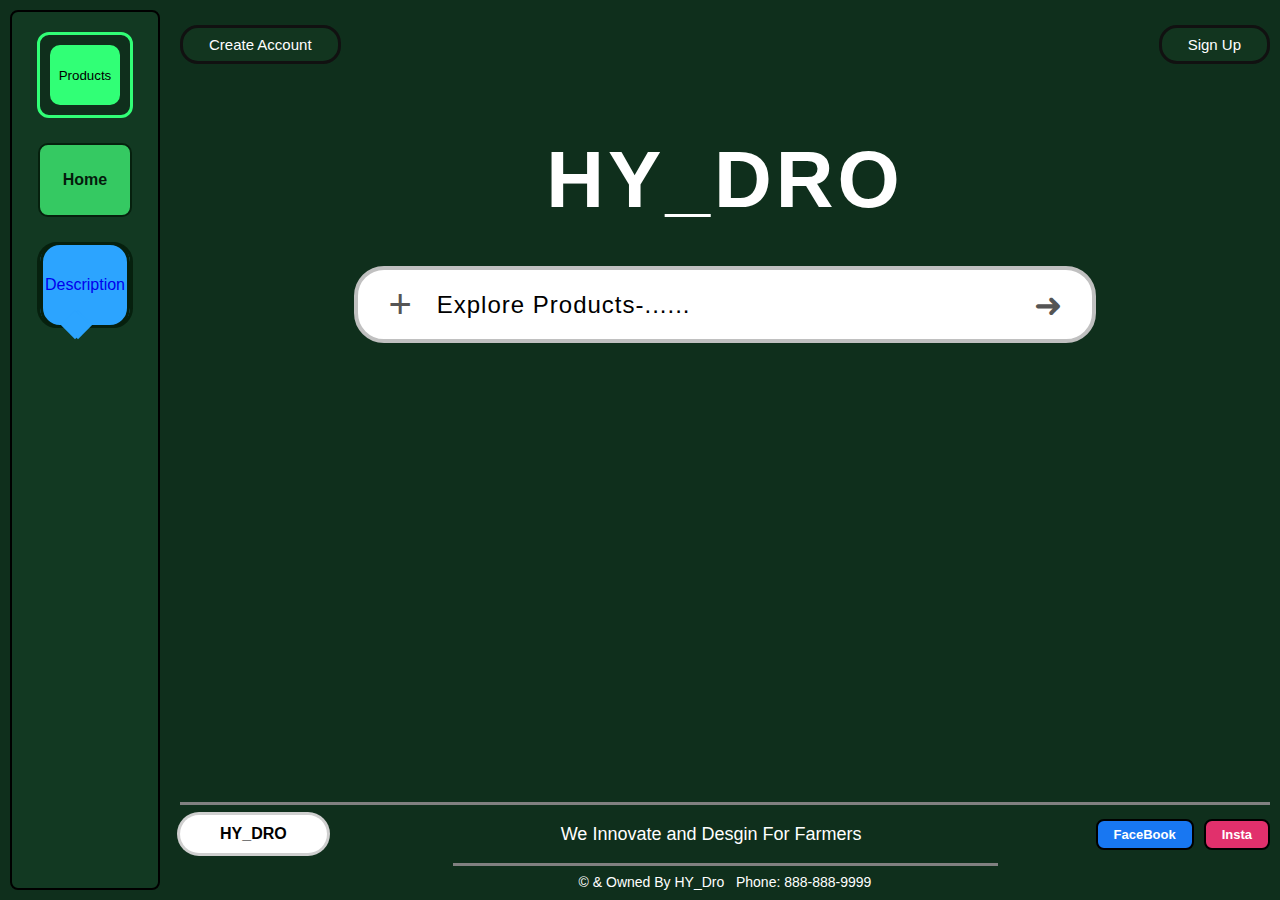
<file: Index.html>
<!DOCTYPE html>
<html lang="en">
<head>
  <meta charset="UTF-8">
  <title>HY_DRO – Home</title>

    <link rel="stylesheet" href="../CSS/Home.css">
</head>

<body>
<div class="main-panel">

  <!-- left side bar -->
  <div class="sidebar">

    <div class="arrow-box">
      <div class="arrow-inner">
    <a href="ProductDec.html"  style="text-decoration: none;" class="arrow-btn"><span style=" display: flex; ; font-size: smaller; font-weight: normal; color:black;">Products</span></a>


      </div>
    </div>

    <div class="home-btn">Home</div>

    <div class="chat-box" style="display: flex; align-items: center; justify-content: center; text-decoration: none;"><a  style="text-decoration: none; display: flex; align-items: center; justify-content: center; text-align: center;" href="Description.html" class="chat-box">Description</a>
</div>
  </div>

  <!-- right content area -->
  <div class="content-area">

    <!-- top buttons -->
    <div class="top-buttons">
      <div class="top-btn">Create Account</div>
      <div class="top-btn">Sign Up</div>
    </div>

    <!-- big title -->
    <div class="big-title">HY_DRO</div>

    <!-- explore products bar -->
    <div class="search-wrapper">
      <div class="search-bar">
        <div class="search-plus">+</div>
        <div class="search-text">Explore Products-......</div>
        <div class="search-arrow">➜</div>
      </div>
    </div>

    <!-- footer -->
    <div class="footer">
      <div class="footer-line-top"></div>

      <div class="footer-main-row">
        <div class="footer-left">
          <div class="logo-pill">HY_DRO</div>
        </div>

        <div class="tagline">We Innovate and Desgin For Farmers</div>

        <div class="social-buttons">
          <a href="#" class="social-btn fb">FaceBook</a>
          <a href="#" class="social-btn insta">Insta</a>
        </div>
      </div>

      <div class="footer-line-bottom"></div>

      <div class="footer-bottom-text">
        © &amp; Owned By HY_Dro&nbsp;&nbsp; Phone: 888-888-9999
      </div>
    </div>

  </div>

</div>
</body>
</html>
</file>
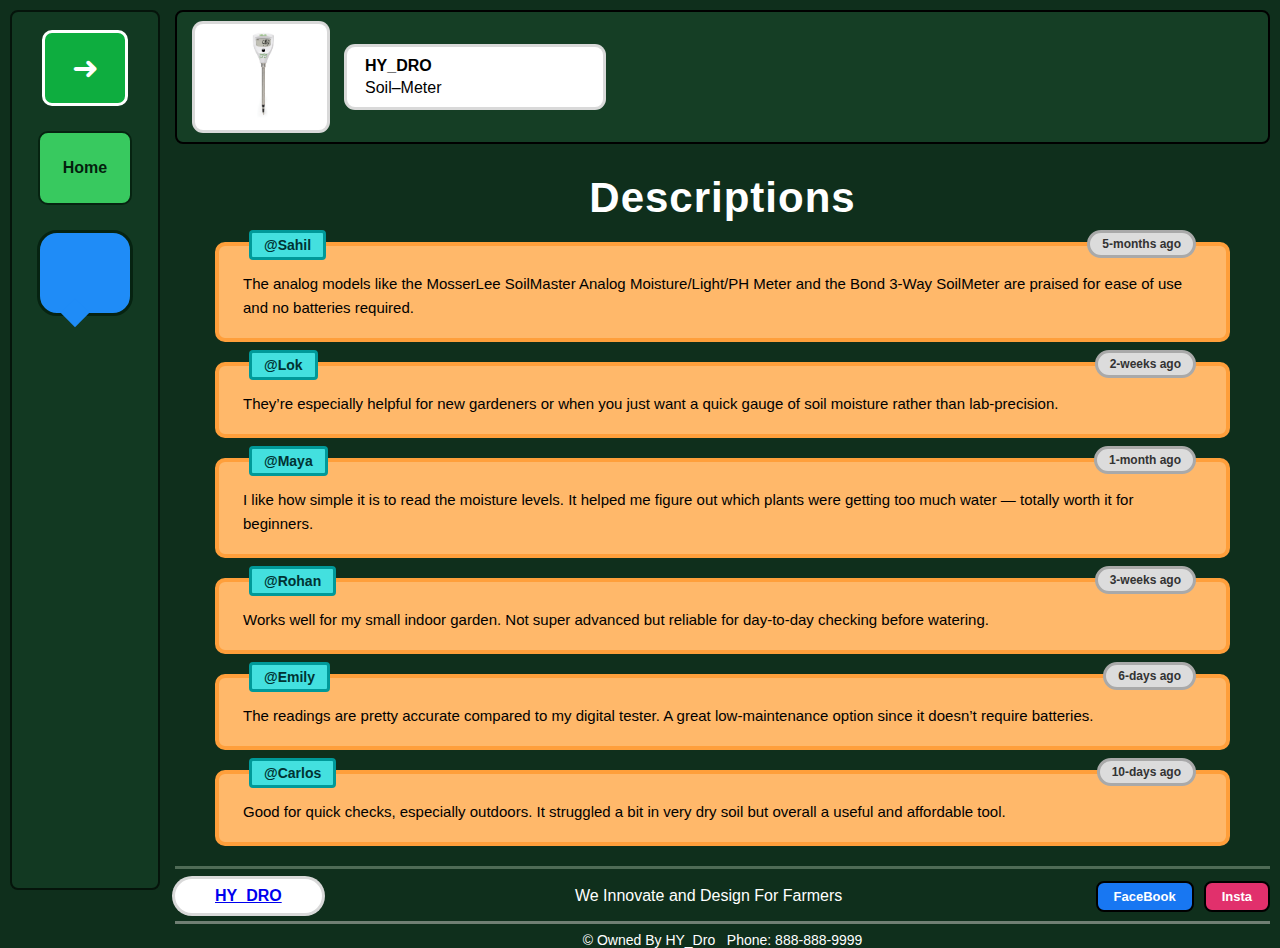
<file: HTML/Description.html>
<!DOCTYPE html>
<html lang="en">
<head>
  <meta charset="UTF-8">
  <title>HY_DRO – Descriptions</title>
    <link rel="stylesheet" href="../CSS/Description.css">
   
</head>

<body>
<div class="main-panel">

  <!-- left sidebar -->
  <div class="sidebar">

    <a class="btn-arrow"><span>➜</span></a>

    <a href="Home.html" style="text-decoration: none;" class="btn-home">Home</a>

    <div class="btn-chat"></div> 
  </div>

  <!-- right content -->
  <div class="content-area">

    <!-- Top strip with small image + HY_DRO title -->
    <div class="top-strip">
      <div class="small-image-frame">

        <img src="../Picture/2a.png" alt="Soil meter">
      </div>

      <div class="small-text-box">
        <strong>HY_DRO</strong>
        Soil–Meter
      </div>
    </div>

    <!-- Big centered heading -->
    <div class="page-title">Descriptions</div>

    <!-- Orange review cards -->
    <div class="cards-area">

      <!-- Card 1 -->
      <div class="review-card">
        <div class="name-tag">@Sahil</div>
        <div class="time-tag">5-months ago</div>

        <div class="review-text">
          The analog models like the MosserLee SoilMaster Analog Moisture/Light/PH Meter and
          the Bond 3-Way SoilMeter are praised for ease of use and no batteries required.
        </div>
      </div>

      <!-- Card 2 -->
      <div class="review-card">
        <div class="name-tag">@Lok</div>
        <div class="time-tag">2-weeks ago</div>

        <div class="review-text">
          They’re especially helpful for new gardeners or when you just want a quick gauge of
          soil moisture rather than lab-precision.
        </div>
      </div>
      <!-- Card 3 -->
      <div class="review-card">
        <div class="name-tag">@Maya</div>
        <div class="time-tag">1-month ago</div>

        <div class="review-text">
          I like how simple it is to read the moisture levels. It helped me figure out
          which plants were getting too much water — totally worth it for beginners.
        </div>
      </div>

      <!-- Card 4 -->
      <div class="review-card">
        <div class="name-tag">@Rohan</div>
        <div class="time-tag">3-weeks ago</div>

        <div class="review-text">
          Works well for my small indoor garden. Not super advanced but reliable for
          day-to-day checking before watering.
        </div>
      </div>
          <!-- Card 5 -->
    <div class="review-card">
      <div class="name-tag">@Emily</div>
      <div class="time-tag">6-days ago</div>

      <div class="review-text">
        The readings are pretty accurate compared to my digital tester. A great
        low-maintenance option since it doesn’t require batteries.
      </div>
    </div>
          <!-- Card 6 -->
      <div class="review-card">
        <div class="name-tag">@Carlos</div>
        <div class="time-tag">10-days ago</div>

        <div class="review-text">
          Good for quick checks, especially outdoors. It struggled a bit in very dry
          soil but overall a useful and affordable tool.
        </div>
      </div>





    </div>

    <!-- Footer -->
    <div class="footer">
      <div class="footer-top">
        <div class="logo-pill"><a href="Home.html">HY_DRO</a></div>

        <div class="tagline">We Innovate and Design For Farmers</div>

        <div class="social-buttons">
          <a href="#" class="social-btn facebook">FaceBook</a>
          <a href="#" class="social-btn insta">Insta</a>
        </div>
      </div>

      <div class="footer-line"></div>

      <div class="footer-bottom">
        <div class="owner-text">
          © Owned By HY_Dro &nbsp; Phone: 888-888-9999
        </div>
      </div>
    </div>

  </div>

</div>
</body>
</html>
</file>
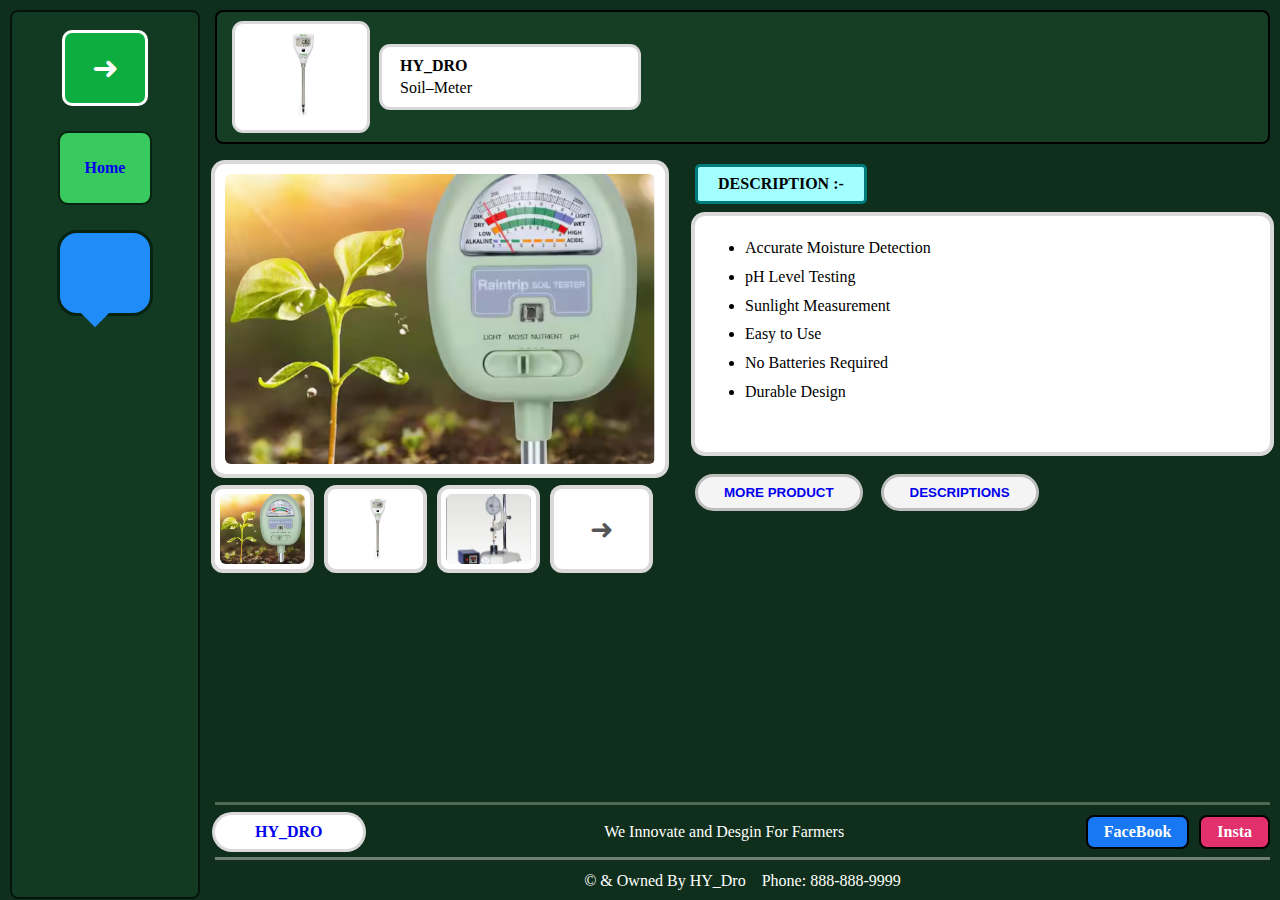
<file: HTML/ProductDec.html>
<!DOCTYPE html>
<html lang="en">
<head>
  <meta charset="UTF-8">
  <title>HY_DRO Soil Meter</title>

  
  <link rel="stylesheet" href="../CSS/ProductDec.css">
</head>
<body>
<div class="outer-frame">

  <div class="main-panel">

    <!-- left vertical panel -->
    <div class="sidebar">
      <div class="btn-arrow"><span>➜</span></div>
      <div class="btn-home"><a  style="text-decoration: none;" href="Home.html"><span style="text-decoration: none;">Home</span></a></div>
      <div class="btn-chat"></div>
    </div>

    <!-- right content area-->
    <div class="content-area">

      <!--top with small image and title -->
      <div class="top-strip">
        <div class="small-card">
          <div class="small-image-frame">
            <!-- small product image -->
            <img src="../Picture/2a.png" alt="Small soil meter">
          </div>

          <div class="small-text-box">
            <strong>HY_DRO</strong>
            Soil–Meter
          </div>
        </div>
      </div>

      <!-- big image and description -->
      <div class="middle-row">

        <!-- left col -  big image + description -->
        <div class="left-product-column">

          <div class="big-image-frame">
            <!-- main product photo -->
            <img src="../Picture/3a.png" alt="HY_DRO Soil Meter">
          </div>

          <!-- four white boxes directly under big picture -->
          <div class="thumb-row">
            <div class="thumb-box">
              <img src="../Picture/3a.png" alt="thumb 1">
            </div>
            <div class="thumb-box">
              <img src="../Picture/2a.png" alt="thumb 2">
            </div>
            <div class="thumb-box">
              <img src="../Picture/4a.png" alt="thumb 3">
            </div>
            <div class="thumb-box">
              <span class="thumb-arrow">➜</span>
            </div>
          </div>
        </div>

        <!-- Right col description -->
        <div class="description-column">
          <div class="desc-title-bar">DESCRIPTION :-</div>

          <div class="desc-box">
            <ul>
              <li>Accurate Moisture Detection</li>
              <li>pH Level Testing</li>
              <li>Sunlight Measurement</li>
              <li>Easy to Use</li>
              <li>No Batteries Required</li>
              <li>Durable Design</li>
            </ul>
          </div>

          <!-- grey buttons under description -->
          <div class="button-row">
            <button class="pill-button"><a href="Products.html" style="text-decoration: none;">MORE PRODUCT</a></button>
            <button class="pill-button"><a href="Description.html" style="text-decoration: none;">DESCRIPTIONS</a></button>
          </div>
        </div>

      </div>
<!-- footer area -->
<div class="footer">

  <div class="footer-top">
    <div class="logo-pill" ><a style="text-decoration: none;" href="Home.html">HY_DRO</a></div>

    <div class="tagline">
      We Innovate and Desgin For Farmers
    </div>

    <div class="social-buttons">
      <a href="#" class="social-btn social-facebook">FaceBook</a>
      <a href="#" class="social-btn social-insta">Insta</a>
    </div>
  </div>

  <div class="footer-line"></div>

  <div class="footer-bottom">
    <div class="owner-text">
      © &amp; Owned By HY_Dro &nbsp;&nbsp; Phone: 888-888-9999
    </div>
  </div>

</div>

    </div>

  </div> 

</div> 
</body>
</html>
</file>
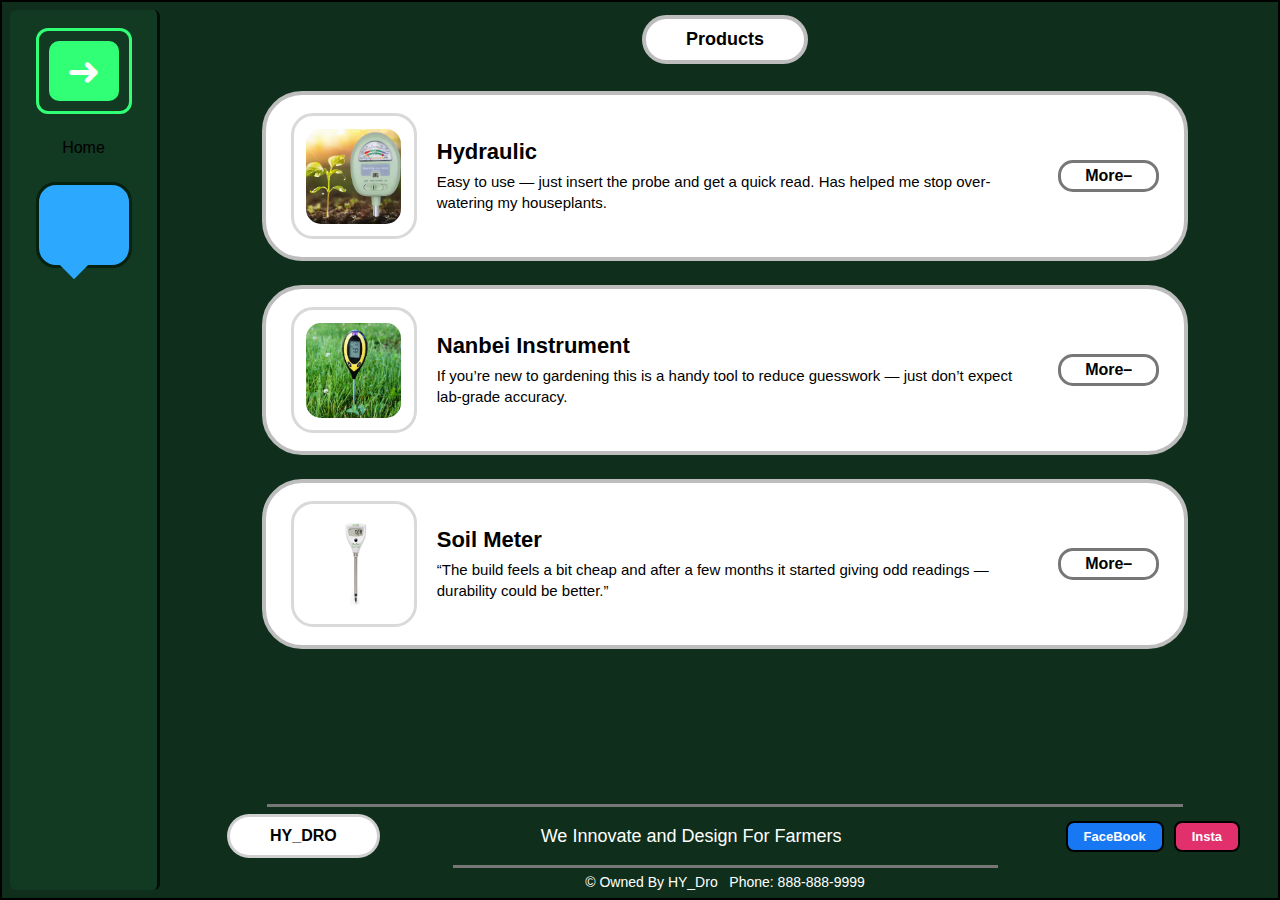
<file: HTML/Products.html>
<!DOCTYPE html>
<html lang="en">
<head>
  <meta charset="UTF-8">
  <title>HY_DRO – Products</title>
    <link rel="stylesheet" href="../CSS/Products.css">
</head>

<body>
<div class="main-panel">

  <!-- left sidebar -->
  <div class="sidebar">
    <div class="arrow-box">
      <div class="arrow-inner"><span>➜</span></div>
    </div>
    <div class="btn-home"><a href="Home.html" style="text-decoration: none; color: black;">Home</a></div>
    <div class="chat-box"></div>
  </div>

  <!-- right content area -->
  <div class="content-area">

    <div class="products-pill">Products</div>

    <!-- product 1 -->
    <div class="product-card">
      <div class="product-image">
        <img src="/Picture/3a.png" alt="Hydraulic">
      </div>
      <div class="product-info">
        <div class="product-title">Hydraulic</div>
        <div class="product-text">
          Easy to use — just insert the probe and get a quick read. Has helped
          me stop over-watering my houseplants.
        </div>
      </div>
      <a href="ProductDec.html" style="text-decoration: none;" class="more-btn">More–</a>
    </div>

    <!-- product 2 -->
    <div class="product-card">
      <div class="product-image">
        <img src="/Picture/1a..png" alt="Nanbei Instrument">
      </div>
      <div class="product-info">
        <div class="product-title">Nanbei Instrument</div>
        <div class="product-text">
          If you’re new to gardening this is a handy tool to reduce guesswork —
          just don’t expect lab-grade accuracy.
        </div>
      </div>
       <a href="ProductDec.html" style="text-decoration: none;" class="more-btn">More–</a>
    </div>

    <!-- product 3 -->
    <div class="product-card">
      <div class="product-image">
        <img src="/Picture/2a.png" alt="Soil Meter">
      </div>
      <div class="product-info">
        <div class="product-title">Soil Meter</div>
        <div class="product-text">
          “The build feels a bit cheap and after a few months it started giving
          odd readings — durability could be better.”
        </div>
      </div>
      <a href="ProductDec.html" style="text-decoration: none;" class="more-btn">More–</a>
    </div>

    <!-- footer -->
    <div class="footer">
      <div class="footer-line-top"></div>

      <div class="footer-main-row">
        <div class="logo-pill">HY_DRO</div>
        <div class="tagline">We Innovate and Design For Farmers</div>
        <div class="social-buttons">
          <a href="#" class="social-btn fb">FaceBook</a>
          <a href="#" class="social-btn insta">Insta</a>
        </div>
      </div>

      <div class="footer-line-bottom"></div>
      <div class="footer-bottom-text">
        © Owned By HY_Dro &nbsp; Phone: 888-888-9999
      </div>
    </div>

  </div>
</div>
</body>
</html>
</file>
<file: CSS/Home.css>
html, body {
      margin: 0;
      padding: 0;
      width: 100%;
      height: 100%;
      font-family: Arial, sans-serif;
      background-color: #0f2f1c; /* dark green */
    }

    /* Main big dark green area */
    .main-panel {
      width: 100%;
      height: 100vh;
      background-color: #0f2f1c;
      padding: 10px;
      box-sizing: border-box;
      display: flex;       
    }

 
    .sidebar {
      width: 150px;
      height: 100%;
      background-color: #123922;
      border-radius: 8px;
      border: 2px solid #000000;
      padding: 20px;
      box-sizing: border-box;
      display: flex;
      flex-direction: column;
      align-items: center;
      gap: 25px;
    }

    /* Arrow button at top */
    .arrow-box {
      width: 90px;
      height: 80px;
      border-radius: 12px;
      border: 3px solid #31ff76;
      background-color: #0f2f1c;
      display: flex;
      align-items: center;
      justify-content: center;
    }
    .arrow-inner {
      width: 70px;
      height: 60px;
      border-radius: 10px;
      background-color: #31ff76;
      display: flex;
      align-items: center;
      justify-content: center;
    }
    .arrow-inner span {
      font-size: 40px;
      color: white;
    }

    /* Home button */
    .home-btn {
      width: 90px;
      height: 70px;
      background-color: #35c962;
      border-radius: 10px;
      border: 2px solid #06200e;
      display: flex;
      align-items: center;
      justify-content: center;
      font-weight: bold;
      color: #041b0c;
    }

    /* Chat bubble */
    .chat-box {
      width: 90px;
      height: 80px;
      background-color: #2ca4ff;
      border-radius: 20px;
      border: 3px solid #06200e;
      position: relative;
    }
    .chat-box::after {
      content: "";
      position: absolute;
      bottom: -10px;
      left: 25px;
      width: 20px;
      height: 20px;
      background-color: #2ca4ff;
      transform: rotate(45deg);
    }

    
    .content-area {
      flex: 1;
      margin-left: 20px;
      color: white;
      display: flex;
      flex-direction: column;
      box-sizing: border-box;
    }

    /* Top row for Create Account and Sign Up */
    .top-buttons {
      width: 100%;
      display: flex;
      justify-content: space-between;
      align-items: flex-start;
      padding: 15px 0 30px;
    }

    .top-btn {
      padding: 8px 26px;
      border-radius: 18px;
      border: 3px solid #111111;
      background-color: #12351f;
      color: white;
      cursor: pointer;
      font-size: 15px;
    }


    .big-title {
      text-align: center;
      font-size: 80px;
      font-weight: bold;
      letter-spacing: 4px;
      margin-top: 40px;
    }

    /* ---- SEARCH BAR ---- */
    .search-wrapper {
      display: flex;
      justify-content: center;
      margin-top: 40px;
    }

    .search-bar {
      width: 68%;
      background-color: white;
      border-radius: 30px;
      border: 4px solid #c0c0c0;
      display: flex;
      align-items: center;
      padding: 12px 30px;
      box-sizing: border-box;
    }

    .search-plus {
      font-size: 40px;
      margin-right: 25px;
      color: #555555;
    }

    .search-text {
      flex: 1;
      font-size: 24px;
      color: black;
      letter-spacing: 1px;
    }

    .search-arrow {
      font-size: 34px;
      color: #555555;
      margin-left: 20px;
    }

    /* ---- FOOTER ---- */
    .footer {
      margin-top: auto;      /* push footer to bottom of content area */
      width: 100%;
      padding-top: 20px;
      box-sizing: border-box;
    }

    /* top long grey line */
    .footer-line-top {
      height: 3px;
      background-color: #808080;
      margin-bottom: 10px;
    }

    /* row with HY_DRO pill, tagline, socials */
    .footer-main-row {
      display: flex;
      align-items: center;
      justify-content: space-between;
    }

    .footer-left {
      display: flex;
      align-items: center;
      gap: 15px;
    }

    .logo-pill {
      background-color: white;
      color: black;
      padding: 10px 40px;
      border-radius: 30px;
      font-weight: bold;
      box-shadow: 0 0 0 3px #cfcfcf;
    }

    .tagline {
      flex: 1;
      text-align: center;
      font-size: 18px;
    }

    .social-buttons {
      display: flex;
      gap: 10px;
    }

    .social-btn {
      padding: 6px 16px;
      border-radius: 8px;
      border: 2px solid #000000;
      font-weight: bold;
      color: white;
      text-decoration: none;
      font-size: 13px;
    }
    .fb   { background-color: #1877f2; }
    .insta{ background-color: #e1306c; }

    /* short grey line under tagline */
    .footer-line-bottom {
      margin-top: 10px;
      margin-bottom: 8px;
      height: 3px;
      background-color: #808080;
      width: 50%;
      margin-left: auto;
      margin-right: auto;
    }

    /* copyright text centered */
    .footer-bottom-text {
      text-align: center;
      font-size: 14px;
    }
</file>
<file: CSS/Description.css>
html, body {
      margin: 0;
      padding: 0;
      width: 100%;
      height: 100%;
      font-family: Arial, sans-serif;
      background-color: #0f2f1c; /* dark green */
    }

    /* Main big dark area */
    .main-panel {
      width: 100%;
      height: 100%;
      background-color: #0f2f1c;
      padding: 10px;
      box-sizing: border-box;
      display: flex; /* sidebar + content side by side */
    }


    .sidebar {
      width: 150px;
      height: 100%;
      background-color: #123922;
      border-radius: 8px;
      border: 2px solid #05140b;
      padding: 18px;
      box-sizing: border-box;
      display: flex;
      flex-direction: column;
      align-items: center;
      gap: 25px;
    }

    /* Arrow box */
    .btn-arrow {
      width: 80px;
      height: 70px;
      border-radius: 10px;
      background-color: #0ead3f;
      border: 3px solid #ffffff;
      display: flex;
      align-items: center;
      justify-content: center;
      cursor: pointer;
    }

    .btn-arrow span {
      font-size: 32px;
      color: #ffffff;
    }

    /* Home box */
    .btn-home {
      width: 90px;
      height: 70px;
      background-color: #38c95f;
      border-radius: 10px;
      border: 2px solid #062311;
      display: flex;
      align-items: center;
      justify-content: center;
      font-weight: bold;
      color: #041f0e;
      cursor: pointer;
      text-decoration: none;
    }

    /* Chat bubble */
    .btn-chat {
      width: 90px;
      height: 80px;
      background-color: #1f8cf7;
      border-radius: 20px;
      border: 3px solid #062311;
      position: relative;
    }

    .btn-chat::after {
      content: "";
      position: absolute;
      bottom: -10px;
      left: 25px;
      width: 20px;
      height: 20px;
      background-color: #1f8cf7;
      transform: rotate(45deg);
    }

 
    .content-area {
      flex: 1;
      margin-left: 15px;
      color: #ffffff;
      display: flex;
      flex-direction: column;
      box-sizing: border-box;
    }

    /* Top dark strip that holds small picture + title */
    .top-strip {
      background-color: #153e25;
      border-radius: 8px;
      border: 2px solid #000000;
      padding: 12px 18px;
      display: flex;
      align-items: center;
      gap: 20px;
      margin-bottom: 20px;
    }

    /* Small preview picture */
    .small-image-frame {
      background-color: #ffffff;
      padding: 6px;
      border-radius: 8px;
      box-shadow: 0 0 0 3px #d9d9d9;
    }

    .small-image-frame img {
      width: 120px;
      height: 90px;
      border-radius: 5px;
      object-fit: cover;
    }

    /* HY_DRO title box */
    .small-text-box {
      background-color: #ffffff;
      color: #000000;
      padding: 10px 18px;
      border-radius: 8px;
      min-width: 220px;
      box-shadow: 0 0 0 3px #d9d9d9;
      font-size: 16px;
    }

    .small-text-box strong {
      display: block;
      margin-bottom: 4px;
    }

    .page-title {
      text-align: center;
      font-size: 42px;
      font-weight: bold;
      margin: 10px 0 20px;
      letter-spacing: 1px;
    }

    /* Area that will contain the orange cards */
    .cards-area {
      flex: 1;            
      display: flex;
      flex-direction: column;
      gap: 20px;
    }

    /* Orange review card */
    .review-card {
      position: relative;
      background-color: #ffb86a;
      border-radius: 10px;
      border: 4px solid #ff9f3b;
      padding: 18px 24px;
      margin: 0 40px;     
      color: #000000;
    }

    /* Teal name tag on top left of card */
    .name-tag {
      position: absolute;
      top: -16px;
      left: 30px;
      background-color: #43e0df;
      color: #003333;
      padding: 4px 12px;
      border-radius: 4px;
      border: 3px solid #009999;
      font-weight: bold;
      font-size: 14px;
    }

    /* Grey time tag on top right of card */
    .time-tag {
      position: absolute;
      top: -16px;
      right: 30px;
      background-color: #dcdcdc;
      color: #333333;
      padding: 4px 12px;
      border-radius: 16px;
      border: 3px solid #a9a9a9;
      font-weight: bold;
      font-size: 12px;
    }

    /* Main text of the review */
    .review-text {
      margin-top: 8px;
      font-size: 15px;
      line-height: 1.6;
    }

    
    .footer {
      margin-top: 20px;
      width: 100%;
      padding-top: 10px;
      border-top: 3px solid #4f6b56;
      box-sizing: border-box;
    }

 
    .footer-top {
      display: flex;
      justify-content: space-between;
      align-items: center;
      margin-bottom: 8px;
    }

    .logo-pill {
      background-color: #ffffff;
      color: #000000;
      padding: 8px 40px;
      border-radius: 30px;
      font-weight: bold;
      box-shadow: 0 0 0 3px #d9d9d9;
    }

    .tagline {
      flex: 1;
      text-align: center;
      font-size: 16px;
    }

    .social-buttons {
      display: flex;
      gap: 10px;
    }

    .social-btn {
      padding: 6px 16px;
      border-radius: 8px;
      color: #ffffff;
      font-weight: bold;
      text-decoration: none;
      border: 2px solid #000000;
      font-size: 13px;
    }

    .facebook { background-color: #1877f2; }
    .insta    { background-color: #e1306c; }

    /* Grey line under tagline */
    .footer-line {
      height: 3px;
      background-color: #707f73;
      margin: 6px 0 8px;
    }

    /* Second footer row: centered copyright */
    .footer-bottom {
      display: flex;
      justify-content: center;
      align-items: center;
    }

    .owner-text {
      font-size: 14px;
      text-align: center;
    }
</file>
<file: CSS/ProductDec.css>
html, body {
  margin: 0;
  padding: 0;
  width: 100%;
  height: 100%;
  background-color: #0f2f1c;   /* same dark green so it blends */
}


.outer-frame {
  width: 100%;
  height: 100%;
  padding: 0; 
  margin: 0;
  background-color: #0f2f1c;   /* same color */
}

.main-panel {
  width: 100%;
  height: 100%;
  background-color: #0f2f1c;
  border: none;              
  border-radius: 0;          
  padding: 10px;             
  box-sizing: border-box;
  display: flex;
}

.sidebar {
  width: 150px;
  height: 96.5%;
  background-color: #123922;
  border-radius: 8px;
  border: 2px solid #05140b;
  padding: 18px;
  display: flex;
  flex-direction: column;
  align-items: center;
  gap: 25px;
}

/* Arrow */
.btn-arrow {
  width: 80px;
  height: 70px;
  border-radius: 10px;
  background-color: #0ead3f;
  border: 3px solid #ffffff;
  display: flex;
  align-items: center;
  justify-content: center;
  cursor: pointer;
}
.btn-arrow span {
  color: white;
  font-size: 32px;
}

/* Home */
.btn-home {
  width: 90px;
  height: 70px;
  background-color: #38c95f;
  border-radius: 10px;
  border: 2px solid #062311;
  display: flex;
  align-items: center;
  justify-content: center;
  font-weight: bold;
  color: #041f0e;
}

/* Chat Bubble */
.btn-chat {
  width: 90px;
  height: 80px;
  background-color: #1f8cf7;
  border-radius: 20px;
  border: 3px solid #062311;
  position: relative;
}
.btn-chat::after {
  content: "";
  position: absolute;
  bottom: -10px;
  left: 25px;
  width: 20px;
  height: 20px;
  background-color: #1f8cf7;
  transform: rotate(45deg);
}

/* ===== RIGHT CONTENT AREA ===== */
.content-area {
  flex: 1;
  margin-left: 15px;
  color: white;
  display: flex;
  flex-direction: column;
}

/* ===== TOP STRIP ===== */
.top-strip {
  background-color: #153e25;
  border-radius: 8px;
  border: 2px solid #000000;
  padding: 12px 18px;
  display: flex;
  align-items: center;
  gap: 20px;
  margin-bottom: 20px;
}

/* Small image + title */
.small-card {
  display: flex;
  align-items: center;
  gap: 15px;
}

.small-image-frame {
  background-color: white;
  padding: 6px;
  border-radius: 8px;
  box-shadow: 0 0 0 3px #d9d9d9;
}
.small-image-frame img {
  width: 120px;
  height: 90px;
  border-radius: 5px;
  object-fit: cover;
}

.small-text-box {
  background-color: white;
  color: black;
  padding: 10px 18px;
  border-radius: 8px;
  box-shadow: 0 0 0 3px #d9d9d9;
  min-width: 220px;
  font-size: 16px;
}
.small-text-box strong {
  display: block;
  margin-bottom: 4px;
}


.middle-row {
  display: flex;
  gap: 30px;
}

/* LEFT side: big image + thumbnails */
.left-product-column {
  display: flex;
  flex-direction: column;
  gap: 15px;
}

/* Big image */
.big-image-frame {
  width: 430px;
  height: 290px;
  background-color: white;
  padding: 10px;
  border-radius: 10px;
  box-shadow: 0 0 0 4px #d9d9d9;
}
.big-image-frame img {
  width: 100%;
  height: 100%;
  border-radius: 6px;
  object-fit: cover;
}

/* 4 boxes below big image */
.thumb-row {
  display: flex;
  gap: 18px;
}
.thumb-box {
  width: 85px;
  height: 70px;
  background-color: white;
  border-radius: 8px;
  padding: 5px;
  box-shadow: 0 0 0 4px #d9d9d9;
  display: flex;
  align-items: center;
  justify-content: center;
}
.thumb-box img {
  width: 100%;
  height: 100%;
  border-radius: 6px;
  object-fit: cover;
}
.thumb-arrow {
  font-size: 28px;
  color: #555;
}


.description-column {
  flex: 1;
  display: flex;
  flex-direction: column;
  gap: 12px;
}

.desc-title-bar {
  background-color: #a3ffff;
  color: black;
  padding: 8px 20px;
  border-radius: 5px;
  border: 3px solid #007b7b;
  font-weight: bold;
  width: fit-content;
}

.desc-box {
  background-color: white;
  color: black;
  border-radius: 10px;
  box-shadow: 0 0 0 4px #d9d9d9;
  padding: 18px 30px;
  min-height: 200px;
}
.desc-box ul {
  margin: 0;
  padding-left: 20px;
  line-height: 1.8;
}

/* Grey pill buttons */
.button-row {
  margin-top: 10px;
  display: flex;
  gap: 18px;
}
.pill-button {
  padding: 8px 26px;
  border-radius: 20px;
  background-color: #f4f4f4;
  border: 3px solid #bdbdbd;
  color: #333;
  font-weight: bold;
}


.footer {
  margin-top: auto;
  width: 100%;
  padding-top: 10px;
  border-top: 3px solid #4f6b56;
  box-sizing: border-box;
}

/* First row */
.footer-top {
  display: flex;
  justify-content: space-between;
  align-items: center;
  margin-bottom: 8px;
}

.logo-pill {
  background-color: white;
  color: black;
  padding: 8px 40px;
  border-radius: 30px;
  font-weight: bold;
  box-shadow: 0 0 0 3px #d9d9d9;
}

.tagline {
  flex: 1;
  text-align: center;
}

/* Social buttons */
.social-buttons {
  display: flex;
  gap: 10px;
}
.social-btn {
  padding: 6px 16px;
  border-radius: 8px;
  font-weight: bold;
  color: white;
  border: 2px solid black;
  text-decoration: none;
}
.social-facebook { background-color: #1877f2; }
.social-insta { background-color: #e1306c; }

.footer-line {
  height: 3px;
  background-color: #707f73;
  margin: 6px 0 12px;
}

/* Second row — copyright */
.footer-bottom {
  display: flex;
  justify-content: center;
  align-items: center;
}
.owner-text {
  font-size: 16px;
  text-align: center;
}
</file>
<file: CSS/Products.css>
html, body {
      margin: 0;
      padding: 0;
      width: 100%;
      height: 100%;
      font-family: Arial, sans-serif;
      background-color: #0f2f1c;   /* dark green */
    }

    .main-panel {
      width: 100%;
      height: 100vh;
      background-color: #0f2f1c;
      padding: 8px;
      box-sizing: border-box;
      display: flex;               /* sidebar + content */
      border: 2px solid #000;
    }


    .sidebar {
      width: 150px;
      height: 100%;
      background-color: #123922;
      border-radius: 6px;
      border-right: 3px solid #020f07; /* inner black line like picture */
      padding: 18px;
      box-sizing: border-box;
      display: flex;
      flex-direction: column;
      align-items: center;
      gap: 25px;
    }

    /* big arrow button */
    .arrow-box {
      width: 90px;
      height: 80px;
      border-radius: 12px;
      border: 3px solid #31ff76;
      display: flex;
      align-items: center;
      justify-content: center;
      background-color: transparent;
    }
    .arrow-inner {
      width: 70px;
      height: 60px;
      background-color: #31ff76;
      border-radius: 10px;
      display: flex;
      align-items: center;
      justify-content: center;
    }
    .arrow-inner span {
      font-size: 40px;
      color: #ffffff;
    }

    /* home rectangle */
    .home-btn {
      width: 90px;
      height: 70px;
      background-color: #35d364;
      border-radius: 10px;
      border: 2px solid #06210e;
      display: flex;
      align-items: center;
      justify-content: center;
      font-weight: bold;
      color: #04210c;
    }

    /* chat bubble */
    .chat-box {
      width: 90px;
      height: 80px;
      background-color: #2ca8ff;
      border-radius: 20px;
      border: 3px solid #06210e;
      position: relative;
    }
    .chat-box::after {
      content: "";
      width: 20px;
      height: 20px;
      background-color: #2ca8ff;
      position: absolute;
      bottom: -10px;
      left: 25px;
      transform: rotate(45deg);
    }

 
    .content-area {
      flex: 1;
      margin-left: 20px;
      color: #ffffff;
      display: flex;
      flex-direction: column;
      box-sizing: border-box;
    }

    /* "Products" pill at top */
    .products-pill {
      margin: 5px auto 15px;
      padding: 10px 40px;
      background-color: #ffffff;
      color: #000000;
      border-radius: 25px;
      border: 4px solid #bdbdbd;
      font-weight: bold;
      font-size: 18px;
    }

   
    .product-card {
      width: 85%;
      margin: 12px auto;
      background-color: #ffffff;
      border-radius: 40px;
      border: 4px solid #bdbdbd;
      padding: 18px 25px;
      display: flex;
      gap: 20px;
      align-items: center;
      box-sizing: border-box;
    }

    .product-image {
      width: 120px;
      height: 120px;
      border-radius: 22px;
      border: 3px solid #d9d9d9;
      display: flex;
      align-items: center;
      justify-content: center;
      background-color: #ffffff;
    }
    .product-image img {
      width: 95px;
      height: 95px;
      border-radius: 15px;
      object-fit: cover;
    }

    .product-info {
      flex: 1;
    }

    .product-title {
      font-size: 22px;
      font-weight: bold;
      color: #000000;
      margin-bottom: 6px;
    }

    .product-text {
      font-size: 15px;
      color: #000000;
      line-height: 1.4;
    }

    .more-btn {
      padding: 4px 24px;
      border-radius: 15px;
      border: 3px solid #777777;
      background-color: transparent;
      color: #000000;
      font-weight: bold;
      cursor: pointer;
    }

   
    .footer {
      margin-top: auto;
      width: 100%;
      padding-top: 18px;
    }

    .footer-line-top {
      height: 3px;
      background-color: #777777;
      width: 84%;
      margin: 0 auto 10px;
    }

    .footer-main-row {
      display: flex;
      align-items: center;
      justify-content: space-between;
      width: 100%;
      box-sizing: border-box;
      padding: 0 10px;
    }

    .logo-pill {
      background-color: #ffffff;
      color: #000000;
      padding: 10px 40px;
      border-radius: 30px;
      font-weight: bold;
      box-shadow: 0 0 0 3px #d0d0d0;
      margin-left: 40px;
    }

    .tagline {
      flex: 1;
      text-align: center;
      font-size: 18px;
      margin-right: 60px;
    }

    .social-buttons {
      display: flex;
      gap: 10px;
      margin-right: 20px;
    }

    .social-btn {
      padding: 6px 16px;
      border-radius: 8px;
      border: 2px solid #000000;
      color: #ffffff;
      font-weight: bold;
      text-decoration: none;
      font-size: 13px;
    }
    .fb   { background-color: #1877f2; }
    .insta{ background-color: #e1306c; }

    .footer-line-bottom {
      height: 3px;
      background-color: #777777;
      width: 50%;
      margin: 10px auto 6px;
    }

    .footer-bottom-text {
      text-align: center;
      font-size: 14px;
    }
</file>
